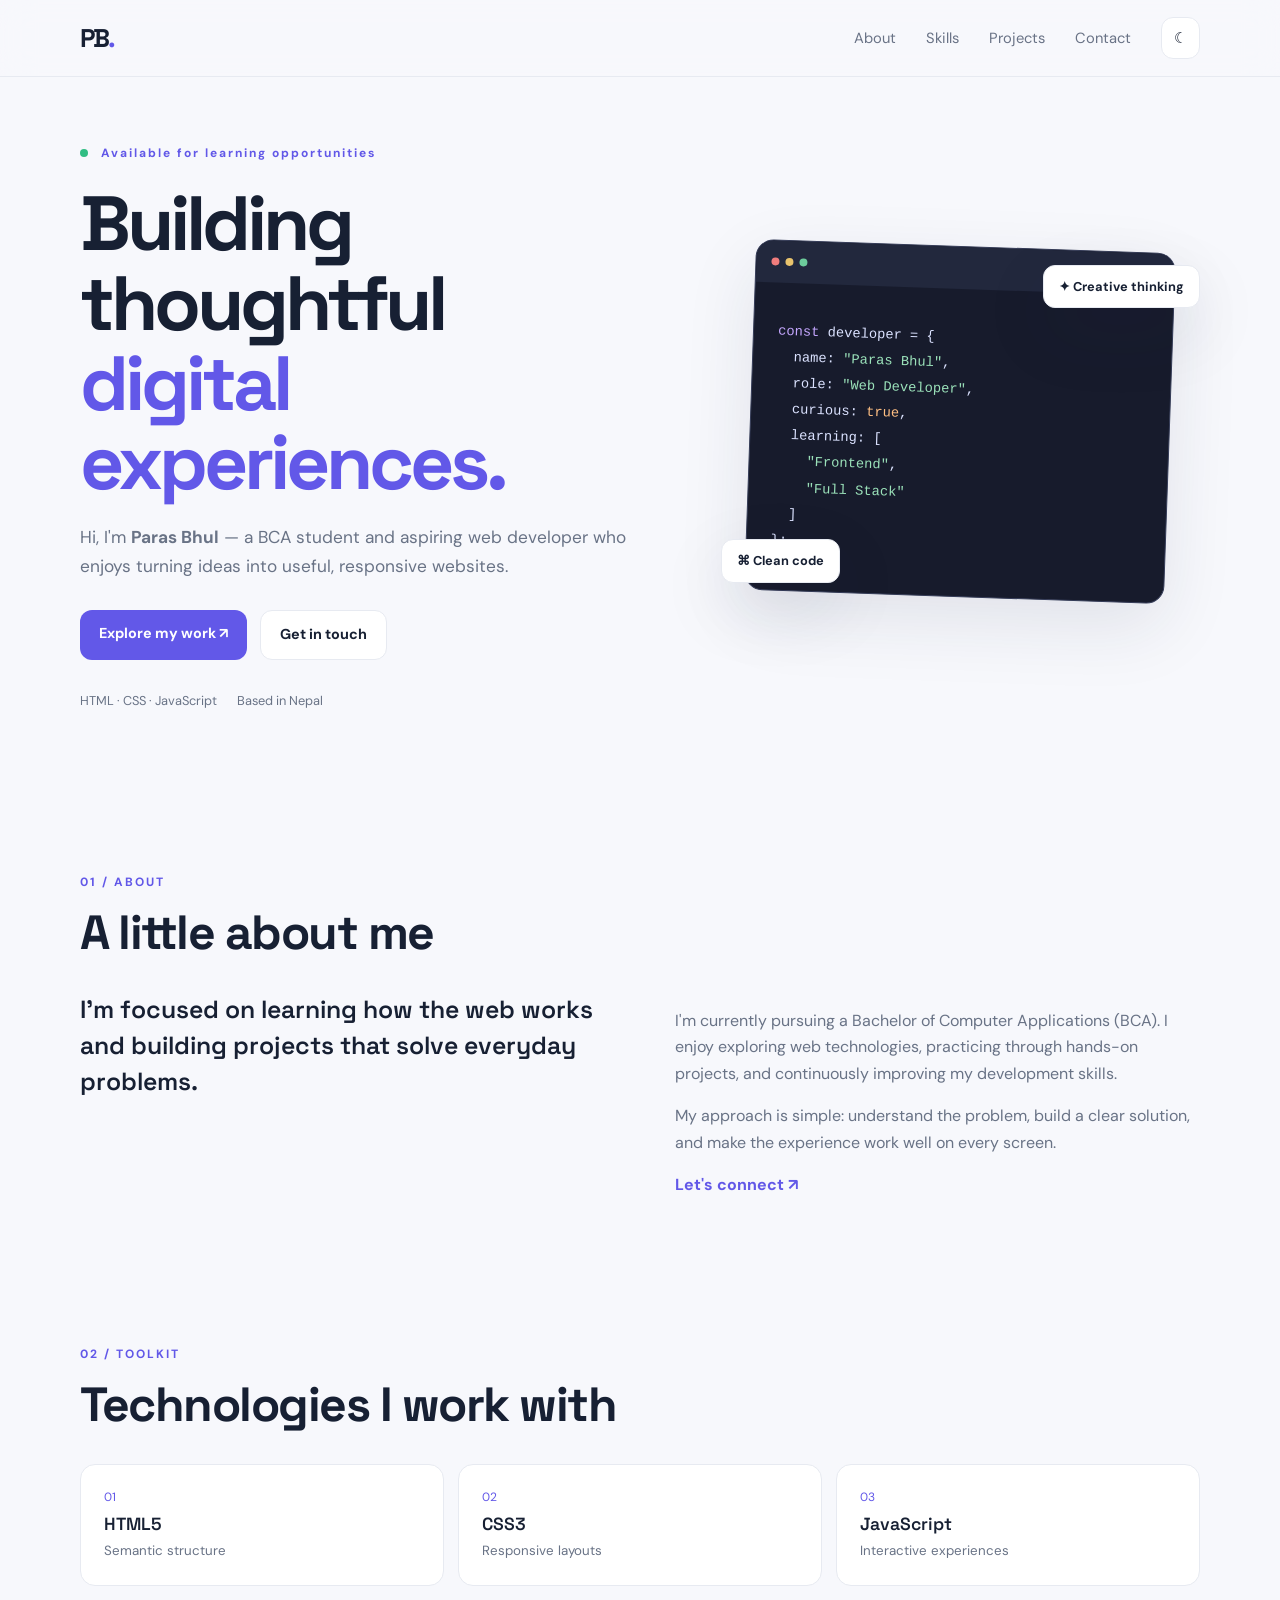
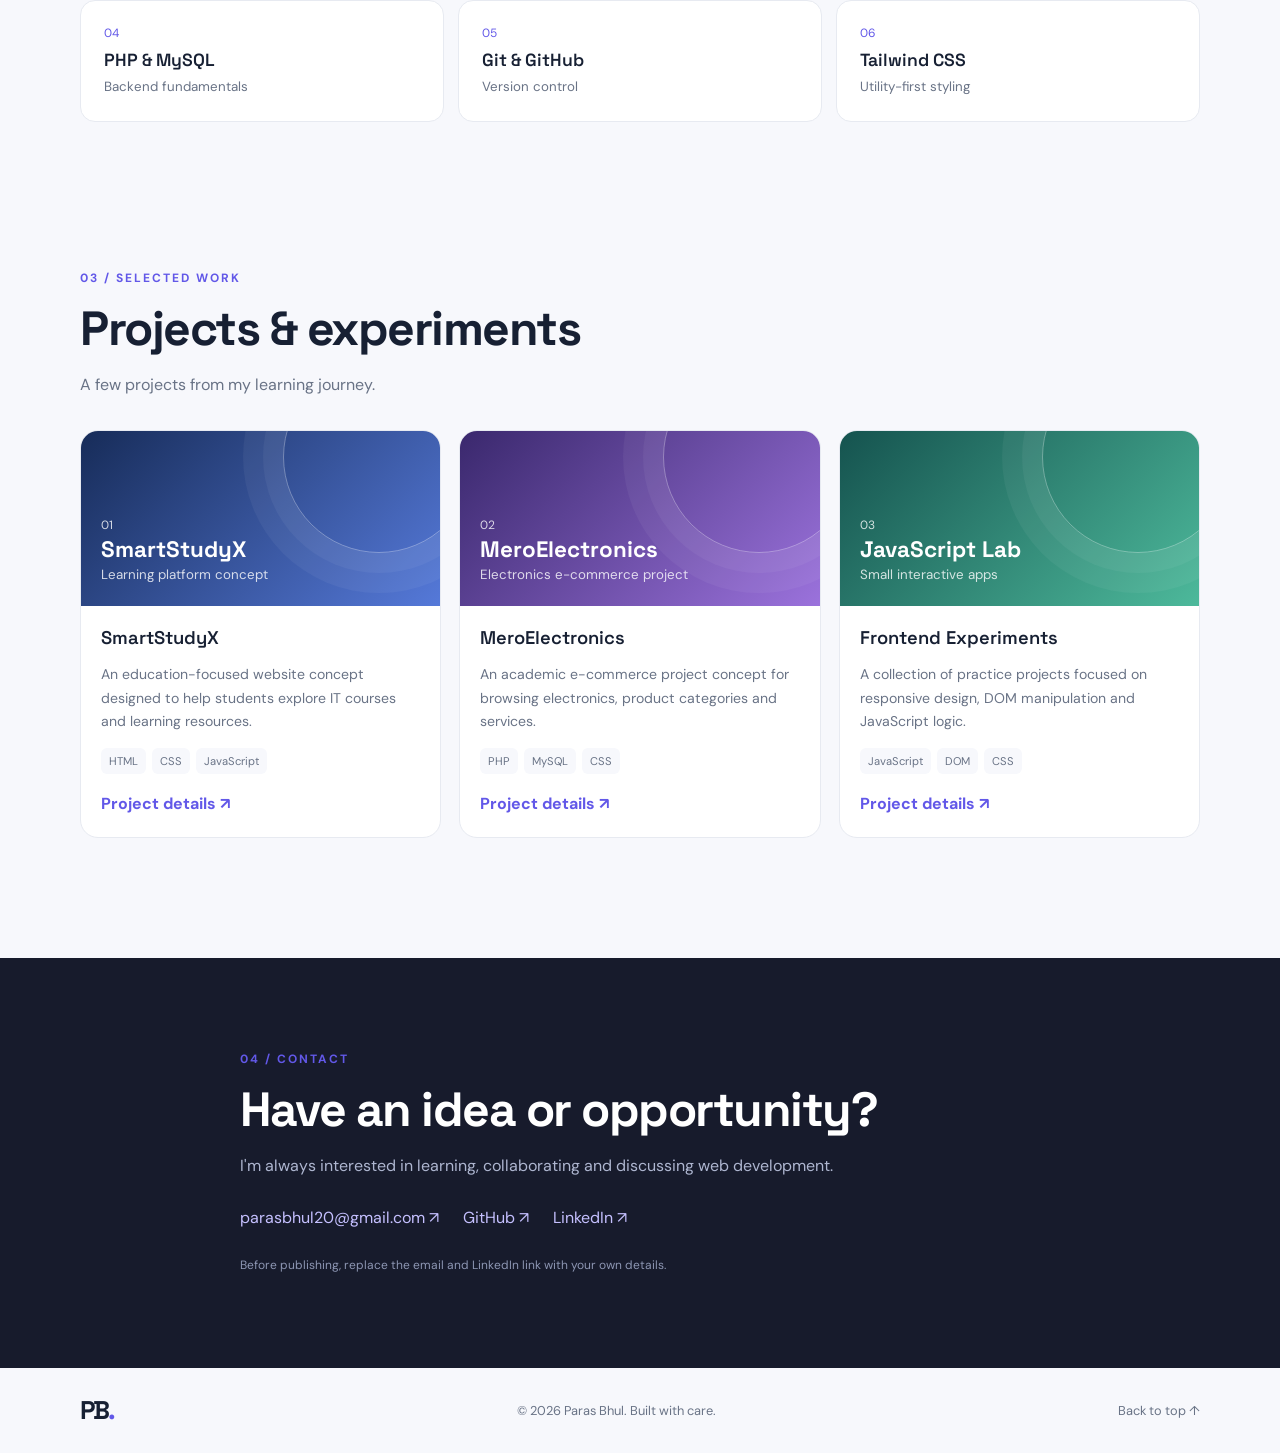
<file: Task-1-Developer-Portfolio/index.html>
<!doctype html>
<html lang="en">
  <head>
    <meta charset="UTF-8" />
    <meta name="viewport" content="width=device-width, initial-scale=1.0" />
    <meta
      name="description"
      content="Paras Bhul — BCA student and web developer portfolio."
    />
    <title>Paras Bhul | Developer Portfolio</title>
    <link rel="preconnect" href="https://fonts.googleapis.com" />
    <link
      href="https://fonts.googleapis.com/css2?family=DM+Sans:wght@400;500;600;700&family=Space+Grotesk:wght@500;600;700&display=swap"
      rel="stylesheet"
    />
    <link rel="stylesheet" href="style.css" />
    <script src="script.js" defer></script>
  </head>
  <body>
    <header class="site-header">
      <nav class="nav container" aria-label="Main navigation">
        <a class="logo" href="#home">PB<span>.</span></a>
        <button
          class="menu-toggle"
          id="menuToggle"
          aria-label="Open navigation"
          aria-expanded="false"
        >
          ☰
        </button>
        <div class="nav-links" id="navLinks">
          <a href="#about">About</a><a href="#skills">Skills</a
          ><a href="#projects">Projects</a><a href="#contact">Contact</a>
          <button
            class="theme-toggle"
            id="themeToggle"
            aria-label="Toggle color theme"
          >
            ☾
          </button>
        </div>
      </nav>
    </header>

    <main>
      <section class="hero container" id="home">
        <div class="hero-copy">
          <p class="eyebrow">
            <span class="status-dot"></span> Available for learning
            opportunities
          </p>
          <h1>Building thoughtful<br /><span>digital experiences.</span></h1>
          <p class="intro">
            Hi, I'm <strong>Paras Bhul</strong> — a BCA student and aspiring web
            developer who enjoys turning ideas into useful, responsive websites.
          </p>
          <div class="hero-actions">
            <a class="button primary" href="#projects">Explore my work ↗</a
            ><a class="button secondary" href="#contact">Get in touch</a>
          </div>
          <div class="quick-facts">
            <span>HTML · CSS · JavaScript</span><span>Based in Nepal</span>
          </div>
        </div>
        <div class="hero-art" aria-label="Decorative code illustration">
          <div class="orbit orbit-one"></div>
          <div class="orbit orbit-two"></div>
          <div class="code-card">
            <div class="code-top">
              <i></i><i></i><i></i><span>developer.js</span>
            </div>
            <pre><span class="purple">const</span> developer = {
  name: <span class="green">"Paras Bhul"</span>,
  role: <span class="green">"Web Developer"</span>,
  curious: <span class="orange">true</span>,
  learning: [
    <span class="green">"Frontend"</span>,
    <span class="green">"Full Stack"</span>
  ]
};</pre>
          </div>
          <div class="floating-chip chip-one">✦ Creative thinking</div>
          <div class="floating-chip chip-two">⌘ Clean code</div>
        </div>
      </section>

      <section class="section container" id="about">
        <div class="section-heading">
          <p class="eyebrow">01 / ABOUT</p>
          <h2>A little about me</h2>
        </div>
        <div class="about-grid">
          <p class="about-lead">
            I’m focused on learning how the web works and building projects that
            solve everyday problems.
          </p>
          <div class="about-detail">
            <p>
              I'm currently pursuing a Bachelor of Computer Applications (BCA).
              I enjoy exploring web technologies, practicing through hands-on
              projects, and continuously improving my development skills.
            </p>
            <p>
              My approach is simple: understand the problem, build a clear
              solution, and make the experience work well on every screen.
            </p>
            <a class="text-link" href="#contact">Let's connect ↗</a>
          </div>
        </div>
      </section>

      <section class="section container" id="skills">
        <div class="section-heading">
          <p class="eyebrow">02 / TOOLKIT</p>
          <h2>Technologies I work with</h2>
        </div>
        <div class="skills-grid">
          <div class="skill">
            <span>01</span><strong>HTML5</strong
            ><small>Semantic structure</small>
          </div>
          <div class="skill">
            <span>02</span><strong>CSS3</strong
            ><small>Responsive layouts</small>
          </div>
          <div class="skill">
            <span>03</span><strong>JavaScript</strong
            ><small>Interactive experiences</small>
          </div>
          <div class="skill">
            <span>04</span><strong>PHP & MySQL</strong
            ><small>Backend fundamentals</small>
          </div>
          <div class="skill">
            <span>05</span><strong>Git & GitHub</strong
            ><small>Version control</small>
          </div>
          <div class="skill">
            <span>06</span><strong>Tailwind CSS</strong
            ><small>Utility-first styling</small>
          </div>
        </div>
      </section>

      <section class="section container" id="projects">
        <div class="section-heading">
          <p class="eyebrow">03 / SELECTED WORK</p>
          <h2>Projects & experiments</h2>
          <p class="muted">A few projects from my learning journey.</p>
        </div>
        <div class="projects-grid">
          <article class="project-card">
            <div class="project-visual visual-blue">
              <span>01</span><b>SmartStudyX</b
              ><small>Learning platform concept</small>
            </div>
            <div class="project-info">
              <h3>SmartStudyX</h3>
              <p>
                An education-focused website concept designed to help students
                explore IT courses and learning resources.
              </p>
              <div class="tags">
                <span>HTML</span><span>CSS</span><span>JavaScript</span>
              </div>
              <button class="project-more" data-project="SmartStudyX">
                Project details ↗
              </button>
            </div>
          </article>
          <article class="project-card">
            <div class="project-visual visual-violet">
              <span>02</span><b>MeroElectronics</b
              ><small>Electronics e-commerce project</small>
            </div>
            <div class="project-info">
              <h3>MeroElectronics</h3>
              <p>
                An academic e-commerce project concept for browsing electronics,
                product categories and services.
              </p>
              <div class="tags">
                <span>PHP</span><span>MySQL</span><span>CSS</span>
              </div>
              <button class="project-more" data-project="MeroElectronics">
                Project details ↗
              </button>
            </div>
          </article>
          <article class="project-card">
            <div class="project-visual visual-green">
              <span>03</span><b>JavaScript Lab</b
              ><small>Small interactive apps</small>
            </div>
            <div class="project-info">
              <h3>Frontend Experiments</h3>
              <p>
                A collection of practice projects focused on responsive design,
                DOM manipulation and JavaScript logic.
              </p>
              <div class="tags">
                <span>JavaScript</span><span>DOM</span><span>CSS</span>
              </div>
              <button class="project-more" data-project="Frontend Experiments">
                Project details ↗
              </button>
            </div>
          </article>
        </div>
      </section>

      <section class="contact-section" id="contact">
        <div class="container contact-inner">
          <p class="eyebrow">04 / CONTACT</p>
          <h2>Have an idea or opportunity?</h2>
          <p>
            I'm always interested in learning, collaborating and discussing web
            development.
          </p>
          <div class="contact-links">
            <a href="mailto:parasbhul20@gmail.com">parasbhul20@gmail.com ↗</a
            ><a
              href="https://github.com/parasbhul2007"
              target="_blank"
              rel="noreferrer"
              >GitHub ↗</a
            ><a
              href="https://www.linkedin.com/in/paras-bhul-518a35418/?lipi=urn%3Ali%3Apage%3Ad_flagship3_feed%3BjSfYYJ8YTyiYd6SpLDx4Xw%3D%3D"
              target="_blank"
              rel="noreferrer"
              >LinkedIn ↗</a
            >
          </div>
          <p class="edit-note">
            Before publishing, replace the email and LinkedIn link with your own
            details.
          </p>
        </div>
      </section>
    </main>
    <footer class="footer container">
      <a class="logo" href="#home">PB<span>.</span></a
      ><span>© <span id="year"></span> Paras Bhul. Built with care.</span
      ><a href="#home">Back to top ↑</a>
    </footer>

    <dialog id="projectDialog">
      <button class="dialog-close" id="dialogClose" aria-label="Close">
        ×
      </button>
      <p class="eyebrow">PROJECT OVERVIEW</p>
      <h2 id="dialogTitle"></h2>
      <p id="dialogText"></p>
    </dialog>
  </body>
</html>
</file>
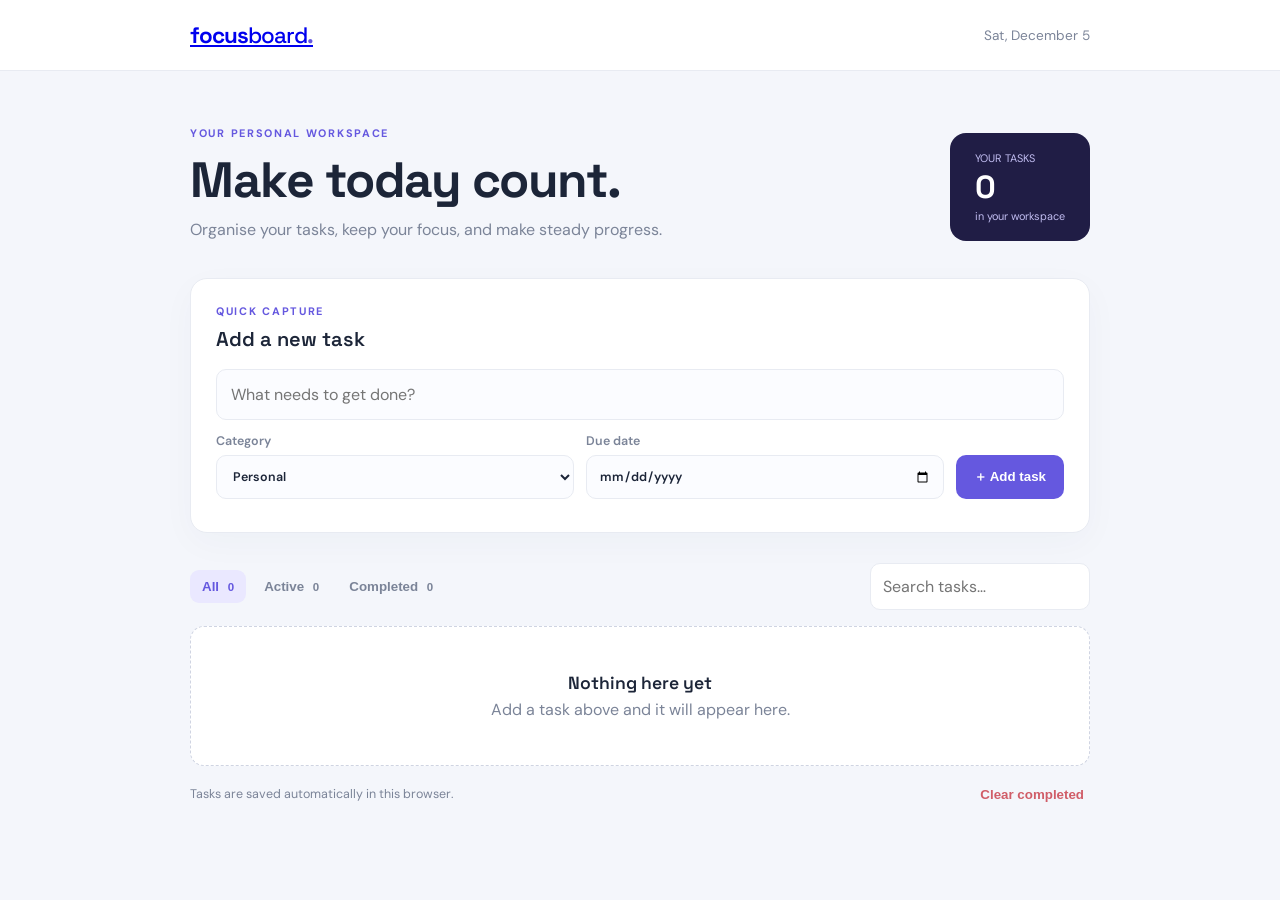
<file: Task-2-Task-Manager/index.html>
<!doctype html>
<html lang="en">
  <head>
    <meta charset="UTF-8" />
    <meta name="viewport" content="width=device-width, initial-scale=1.0" />
    <meta
      name="description"
      content="A task manager with local browser persistence."
    />
    <title>FocusBoard | Task Manager</title>
    <link rel="stylesheet" href="style.css" />
    <script src="script.js" defer></script>
  </head>
  <body>
    <header class="topbar">
      <div class="wrap nav">
        <a class="brand" href="#">focus<span>board</span><b>.</b></a
        ><span class="today" id="todayLabel"></span>
      </div>
    </header>
    <main class="wrap app">
      <section class="welcome">
        <div>
          <p class="eyebrow">YOUR PERSONAL WORKSPACE</p>
          <h1>Make today count.</h1>
          <p class="muted">
            Organise your tasks, keep your focus, and make steady progress.
          </p>
        </div>
        <div class="date-card">
          <span>YOUR TASKS</span><strong id="totalCount">0</strong
          ><small>in your workspace</small>
        </div>
      </section>
      <section class="composer panel">
        <div class="panel-title">
          <div>
            <p class="eyebrow">QUICK CAPTURE</p>
            <h2>Add a new task</h2>
          </div>
        </div>
        <form id="taskForm">
          <label class="sr-only" for="taskTitle">Task title</label
          ><input
            id="taskTitle"
            maxlength="100"
            placeholder="What needs to get done?"
            required
          />
          <div class="form-row">
            <label
              >Category<select id="taskCategory">
                <option>Personal</option>
                <option>Work</option>
                <option>Study</option>
              </select></label
            ><label>Due date<input id="taskDue" type="date" /></label
            ><button class="add-button" type="submit">＋ Add task</button>
          </div>
        </form>
        <p class="form-message" id="formMessage" role="status"></p>
      </section>
      <section class="toolbar">
        <div class="filters" role="group" aria-label="Filter tasks">
          <button class="filter active" data-filter="All">
            All <span id="allCount">0</span></button
          ><button class="filter" data-filter="Active">
            Active <span id="activeCount">0</span></button
          ><button class="filter" data-filter="Completed">
            Completed <span id="completedCount">0</span>
          </button>
        </div>
        <input
          class="search"
          id="searchInput"
          type="search"
          placeholder="Search tasks…"
          aria-label="Search tasks"
        />
      </section>
      <section class="task-list" id="taskList" aria-live="polite"></section>
      <footer class="app-footer">
        <span>Tasks are saved automatically in this browser.</span
        ><button id="clearCompleted" class="clear-button">
          Clear completed
        </button>
      </footer>
    </main>
    <dialog id="editDialog">
      <form method="dialog" id="editForm">
        <p class="eyebrow">UPDATE TASK</p>
        <h2>Edit task</h2>
        <label
          >Task title<input id="editTitle" required maxlength="100"
        /></label>
        <div class="form-row">
          <label
            >Category<select id="editCategory">
              <option>Personal</option>
              <option>Work</option>
              <option>Study</option>
            </select></label
          ><label>Due date<input id="editDue" type="date" /></label>
        </div>
        <div class="dialog-actions">
          <button class="cancel-button" value="cancel">Cancel</button
          ><button class="add-button" id="saveEdit" value="save">
            Save changes
          </button>
        </div>
      </form>
    </dialog>
  </body>
</html>
</file>
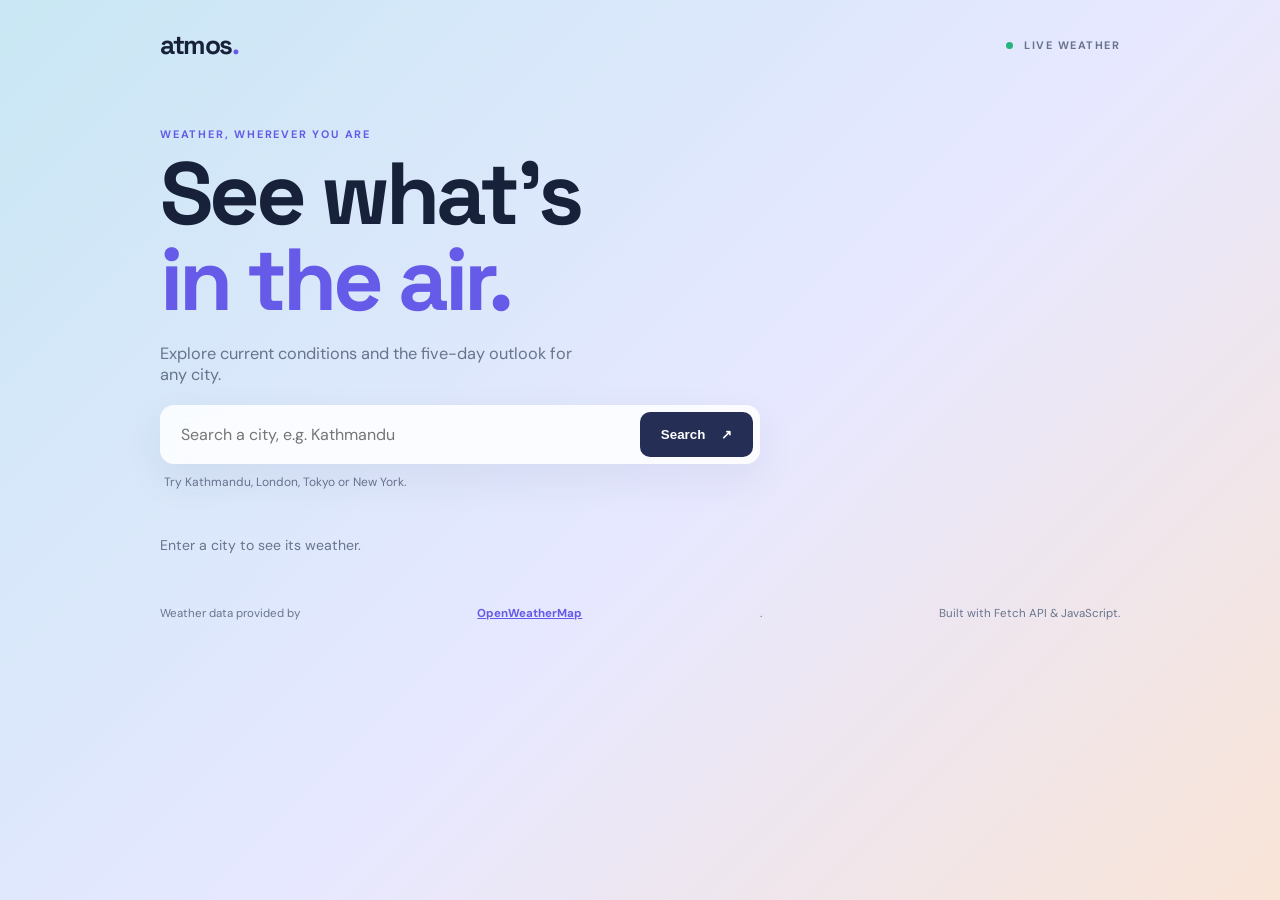
<file: Task-3-Weather-Forecast/index.html>
<!doctype html>
<html lang="en">
  <head>
    <meta charset="UTF-8" />
    <meta name="viewport" content="width=device-width, initial-scale=1.0" />
    <meta
      name="description"
      content="Live weather search and five-day forecast."
    />
    <title>Atmos | Weather Forecast</title>
    <link rel="stylesheet" href="style.css" />
    <script src="script.js" defer></script>
  </head>
  <body class="weather-clear">
    <main class="app-shell">
      <header class="header">
        <a class="brand" href="#">atmos<span>.</span></a
        ><span class="live-label"><i></i> LIVE WEATHER</span>
      </header>
      <section class="search-area">
        <p class="eyebrow">WEATHER, WHEREVER YOU ARE</p>
        <h1>See what's<br /><span>in the air.</span></h1>
        <p class="subtitle">
          Explore current conditions and the five-day outlook for any city.
        </p>
        <form id="searchForm" class="search-form">
          <label class="sr-only" for="cityInput">Search city</label
          ><input
            id="cityInput"
            placeholder="Search a city, e.g. Kathmandu"
            autocomplete="off"
            required
          /><button type="submit" aria-label="Search weather">
            Search <span>↗</span>
          </button>
        </form>
        <p class="hint">Try Kathmandu, London, Tokyo or New York.</p>
      </section>
      <div id="status" class="status" role="status" aria-live="polite">
        Enter a city to see its weather.
      </div>
      <section id="weatherContent" class="weather-content hidden">
        <div class="current-card">
          <div class="current-top">
            <div>
              <p class="eyebrow">CURRENT WEATHER</p>
              <h2 id="cityName">Kathmandu</h2>
              <p id="currentDate" class="current-date"></p>
            </div>
            <div class="weather-icon" id="currentIcon">☀️</div>
          </div>
          <div class="temperature-row">
            <strong id="temperature">--°</strong>
            <div>
              <b id="condition">Clear sky</b
              ><span>Feels like <span id="feelsLike">--°</span></span>
            </div>
          </div>
          <div class="metrics">
            <div><span>Humidity</span><b id="humidity">--%</b></div>
            <div><span>Wind speed</span><b id="wind">-- m/s</b></div>
            <div><span>Pressure</span><b id="pressure">-- hPa</b></div>
          </div>
        </div>
        <div class="forecast-heading">
          <div>
            <p class="eyebrow">PLAN AHEAD</p>
            <h2>5-day forecast</h2>
          </div>
          <span id="forecastLocation"></span>
        </div>
        <div id="forecast" class="forecast-grid"></div>
      </section>
      <footer>
        Weather data provided by
        <a href="https://openweathermap.org/" target="_blank" rel="noreferrer"
          >OpenWeatherMap</a
        >. <span>Built with Fetch API & JavaScript.</span>
      </footer>
    </main>
    <div id="loader" class="loader hidden">
      <div class="spinner"></div>
      <span>Gathering weather data…</span>
    </div>
  </body>
</html>
</file>
<file: Task-1-Developer-Portfolio/style.css>
@import url("https://fonts.googleapis.com/css2?family=DM+Sans:wght@400;500;600;700&family=Space+Grotesk:wght@500;600;700&display=swap");
:root {
  --bg: #f7f8fc;
  --surface: #fff;
  --text: #172033;
  --muted: #697386;
  --line: #e7eaf1;
  --accent: #6258e8;
  --accent2: #a7a1ff;
  --shadow: 0 24px 70px rgba(30, 38, 70, 0.1);
}
* {
  box-sizing: border-box;
}
html {
  scroll-behavior: smooth;
  scroll-padding-top: 90px;
}
body {
  margin: 0;
  background: var(--bg);
  color: var(--text);
  font-family: "DM Sans", sans-serif;
  line-height: 1.65;
}
body.dark {
  --bg: #101321;
  --surface: #191e30;
  --text: #f1f3ff;
  --muted: #a4abc0;
  --line: #2b3248;
  --shadow: 0 24px 70px rgba(0, 0, 0, 0.3);
}
a {
  color: inherit;
  text-decoration: none;
}
button {
  font: inherit;
  cursor: pointer;
}
.container {
  width: min(1120px, calc(100% - 40px));
  margin: auto;
}
.site-header {
  position: sticky;
  top: 0;
  z-index: 10;
  background: color-mix(in srgb, var(--bg) 88%, transparent);
  backdrop-filter: blur(16px);
  border-bottom: 1px solid var(--line);
}
.nav {
  height: 76px;
  display: flex;
  align-items: center;
  justify-content: space-between;
}
.logo {
  font: 700 1.6rem "Space Grotesk";
  letter-spacing: -2px;
}
.logo span {
  color: var(--accent);
}
.nav-links {
  display: flex;
  align-items: center;
  gap: 30px;
  font-size: 0.92rem;
  color: var(--muted);
}
.nav-links a:hover,
.text-link:hover {
  color: var(--accent);
}
.theme-toggle,
.menu-toggle {
  border: 1px solid var(--line);
  background: var(--surface);
  color: var(--text);
  border-radius: 12px;
  padding: 8px 12px;
}
.menu-toggle {
  display: none;
}
.hero {
  min-height: 640px;
  display: grid;
  grid-template-columns: 1.1fr 0.9fr;
  align-items: center;
  gap: 55px;
  padding-top: 55px;
  padding-bottom: 80px;
}
.eyebrow {
  font-size: 0.75rem;
  letter-spacing: 2px;
  font-weight: 700;
  color: var(--accent);
}
.status-dot {
  display: inline-block;
  width: 8px;
  height: 8px;
  background: #31bd83;
  border-radius: 50%;
  margin-right: 8px;
}
.hero h1 {
  font: 700 clamp(2.8rem, 6vw, 5.1rem)/1.04 "Space Grotesk";
  letter-spacing: -4px;
  margin: 20px 0;
}
.hero h1 span {
  color: var(--accent);
}
.intro {
  font-size: 1.08rem;
  color: var(--muted);
  max-width: 550px;
}
.hero-actions {
  display: flex;
  gap: 13px;
  margin: 30px 0;
}
.button {
  padding: 12px 19px;
  border-radius: 12px;
  font-weight: 700;
  font-size: 0.9rem;
}
.primary {
  background: var(--accent);
  color: white;
}
.secondary {
  border: 1px solid var(--line);
  background: var(--surface);
}
.quick-facts {
  display: flex;
  gap: 20px;
  flex-wrap: wrap;
  color: var(--muted);
  font-size: 0.8rem;
}
.hero-art {
  height: 390px;
  position: relative;
  display: grid;
  place-items: center;
}
.orbit {
  position: absolute;
  border: 1px solid var(--accent2);
  border-radius: 50%;
  opacity: 0.35;
}
.orbit-one {
  width: 350px;
  height: 350px;
}
.orbit-two {
  width: 420px;
  height: 260px;
  transform: rotate(-30deg);
}
.code-card {
  position: relative;
  width: min(420px, 100%);
  background: #171b2c;
  color: #dbe2ff;
  border: 1px solid #353c58;
  border-radius: 18px;
  box-shadow: var(--shadow);
  overflow: hidden;
  transform: rotate(2deg);
}
.code-top {
  height: 42px;
  background: #22283d;
  display: flex;
  align-items: center;
  gap: 6px;
  padding: 0 15px;
}
.code-top i {
  width: 8px;
  height: 8px;
  border-radius: 50%;
  background: #f17d7d;
}
.code-top i:nth-child(2) {
  background: #e8c36c;
}
.code-top i:nth-child(3) {
  background: #6dcc9c;
}
.code-top span {
  margin-left: auto;
  color: #9ca7c9;
  font-size: 0.7rem;
}
.code-card pre {
  padding: 22px 24px;
  font: 0.86rem/1.9 monospace;
  white-space: pre-wrap;
}
.purple {
  color: #c5a7ff;
}
.green {
  color: #9be2ba;
}
.orange {
  color: #ffbf83;
}
.floating-chip {
  position: absolute;
  background: var(--surface);
  border: 1px solid var(--line);
  box-shadow: var(--shadow);
  padding: 10px 15px;
  border-radius: 12px;
  font-size: 0.8rem;
  font-weight: 700;
}
.chip-one {
  top: 38px;
  right: 0;
}
.chip-two {
  bottom: 34px;
  left: 0;
}
.section {
  padding-top: 70px;
  padding-bottom: 65px;
}
.section-heading {
  margin-bottom: 32px;
}
.section-heading h2,
.contact-inner h2 {
  font: 700 clamp(2rem, 4vw, 3rem)/1.15 "Space Grotesk";
  letter-spacing: -1.5px;
  margin: 8px 0;
}
.muted {
  color: var(--muted);
}
.about-grid {
  display: grid;
  grid-template-columns: 1fr 1fr;
  gap: 70px;
}
.about-lead {
  font: 600 1.55rem/1.45 "Space Grotesk";
  margin: 0;
}
.about-detail {
  color: var(--muted);
}
.text-link {
  color: var(--accent);
  font-weight: 700;
}
.skills-grid {
  display: grid;
  grid-template-columns: repeat(3, 1fr);
  gap: 14px;
}
.skill {
  padding: 23px;
  background: var(--surface);
  border: 1px solid var(--line);
  border-radius: 15px;
  display: grid;
  gap: 5px;
}
.skill span {
  color: var(--accent);
  font-size: 0.75rem;
}
.skill strong {
  font: 600 1.1rem "Space Grotesk";
}
.skill small {
  color: var(--muted);
}
.projects-grid {
  display: grid;
  grid-template-columns: repeat(3, 1fr);
  gap: 18px;
}
.project-card {
  background: var(--surface);
  border: 1px solid var(--line);
  border-radius: 18px;
  overflow: hidden;
}
.project-visual {
  height: 175px;
  padding: 20px;
  display: flex;
  flex-direction: column;
  justify-content: flex-end;
  color: #fff;
  position: relative;
  overflow: hidden;
}
.project-visual:after {
  content: "";
  position: absolute;
  width: 190px;
  height: 190px;
  border: 1px solid #ffffff55;
  border-radius: 50%;
  right: -35px;
  top: -70px;
  box-shadow:
    0 0 0 20px #ffffff0c,
    0 0 0 40px #ffffff0c;
}
.visual-blue {
  background: linear-gradient(135deg, #172c59, #5579d9);
}
.visual-violet {
  background: linear-gradient(135deg, #3a286d, #9b72dc);
}
.visual-green {
  background: linear-gradient(135deg, #15534f, #4db99b);
}
.project-visual span,
.project-visual b,
.project-visual small {
  position: relative;
  z-index: 1;
}
.project-visual span {
  font-size: 0.75rem;
  opacity: 0.8;
}
.project-visual b {
  font: 700 1.4rem "Space Grotesk";
}
.project-visual small {
  opacity: 0.8;
}
.project-info {
  padding: 20px;
}
.project-info h3 {
  font: 600 1.15rem "Space Grotesk";
  margin: 0;
}
.project-info p {
  font-size: 0.88rem;
  color: var(--muted);
  min-height: 70px;
}
.tags {
  display: flex;
  gap: 6px;
  flex-wrap: wrap;
}
.tags span {
  font-size: 0.7rem;
  padding: 4px 8px;
  border-radius: 6px;
  background: var(--bg);
  color: var(--muted);
}
.project-more {
  margin-top: 17px;
  border: 0;
  background: none;
  padding: 0;
  color: var(--accent);
  font-weight: 700;
}
.contact-section {
  margin-top: 55px;
  padding: 80px 0;
  background: #171b2c;
  color: #fff;
}
.contact-inner {
  max-width: 800px;
}
.contact-inner > p:not(.eyebrow) {
  color: #aeb6d0;
}
.contact-links {
  display: flex;
  gap: 24px;
  flex-wrap: wrap;
  margin-top: 25px;
}
.contact-links a {
  color: #c5c0ff;
}
.edit-note {
  font-size: 0.75rem !important;
  color: #8d96b3 !important;
  margin-top: 25px;
}
.footer {
  min-height: 85px;
  display: flex;
  align-items: center;
  justify-content: space-between;
  color: var(--muted);
  font-size: 0.8rem;
}
.footer .logo {
  color: var(--text);
}
dialog {
  width: min(480px, calc(100% - 30px));
  border: 1px solid var(--line);
  border-radius: 18px;
  padding: 30px;
  background: var(--surface);
  color: var(--text);
  box-shadow: var(--shadow);
}
dialog::backdrop {
  background: #090d1caa;
  backdrop-filter: blur(4px);
}
dialog h2 {
  font-family: "Space Grotesk";
}
.dialog-close {
  float: right;
  border: 0;
  background: var(--bg);
  color: var(--text);
  border-radius: 50%;
  width: 32px;
  height: 32px;
  font-size: 1.3rem;
}
@media (max-width: 800px) {
  .hero {
    grid-template-columns: 1fr;
    padding-top: 75px;
    gap: 15px;
  }
  .hero-art {
    height: 330px;
  }
  .about-grid {
    grid-template-columns: 1fr;
    gap: 20px;
  }
  .projects-grid {
    grid-template-columns: 1fr 1fr;
  }
  .skills-grid {
    grid-template-columns: 1fr 1fr;
  }
}
@media (max-width: 560px) {
  .nav {
    height: 66px;
  }
  .menu-toggle {
    display: block;
  }
  .nav-links {
    display: none;
    position: absolute;
    top: 66px;
    left: 0;
    right: 0;
    padding: 20px;
    background: var(--surface);
    border-bottom: 1px solid var(--line);
    flex-direction: column;
    gap: 18px;
  }
  .nav-links.open {
    display: flex;
  }
  .hero h1 {
    letter-spacing: -2px;
  }
  .hero-art {
    height: 280px;
  }
  .orbit-one {
    width: 270px;
    height: 270px;
  }
  .orbit-two {
    width: 320px;
    height: 210px;
  }
  .code-card pre {
    font-size: 0.7rem;
    padding: 16px;
  }
  .chip-one {
    right: -4px;
    top: 10px;
  }
  .chip-two {
    bottom: 0;
    left: -4px;
  }
  .projects-grid,
  .skills-grid {
    grid-template-columns: 1fr;
  }
  .project-info p {
    min-height: 0;
  }
  .footer {
    padding: 20px 0;
    gap: 12px;
    flex-wrap: wrap;
  }
  .contact-section {
    padding: 60px 0;
  }
}
</file>
<file: Task-2-Task-Manager/style.css>
@import url("https://fonts.googleapis.com/css2?family=DM+Sans:wght@400;500;600;700&family=Space+Grotesk:wght@500;600;700&display=swap");
:root {
  --bg: #f4f6fb;
  --surface: #fff;
  --text: #1c2538;
  --muted: #7b8498;
  --line: #e8ebf2;
  --accent: #6558df;
  --green: #24a879;
}
* {
  box-sizing: border-box;
}
body {
  margin: 0;
  background: var(--bg);
  color: var(--text);
  font-family: "DM Sans", sans-serif;
}
.wrap {
  width: min(900px, calc(100% - 36px));
  margin: auto;
}
.topbar {
  background: var(--surface);
  border-bottom: 1px solid var(--line);
}
.nav {
  height: 70px;
  display: flex;
  align-items: center;
  justify-content: space-between;
}
.brand {
  font: 700 1.4rem "Space Grotesk";
  letter-spacing: -1px;
}
.brand span {
  font-weight: 500;
}
.brand b {
  color: var(--accent);
}
.today {
  color: var(--muted);
  font-size: 0.85rem;
}
.app {
  padding-top: 55px;
  padding-bottom: 55px;
}
.welcome {
  display: flex;
  justify-content: space-between;
  align-items: center;
  gap: 25px;
  margin-bottom: 30px;
}
.eyebrow {
  font-size: 0.68rem;
  letter-spacing: 1.7px;
  color: var(--accent);
  font-weight: 700;
  margin: 0 0 8px;
}
.welcome h1 {
  font: 700 clamp(2rem, 5vw, 3.1rem) "Space Grotesk";
  letter-spacing: -1.5px;
  margin: 0;
}
.muted {
  color: var(--muted);
  margin: 8px 0;
}
.date-card {
  background: #201d45;
  color: #fff;
  border-radius: 16px;
  padding: 18px 25px;
  min-width: 130px;
  display: grid;
  gap: 2px;
}
.date-card span,
.date-card small {
  font-size: 0.68rem;
  color: #c1bdf1;
}
.date-card strong {
  font: 700 2rem "Space Grotesk";
}
.panel {
  background: var(--surface);
  border: 1px solid var(--line);
  border-radius: 17px;
  padding: 25px;
  box-shadow: 0 10px 35px #24345c08;
}
.panel-title h2 {
  font: 600 1.25rem "Space Grotesk";
  margin: 0 0 17px;
}
input,
select {
  font: inherit;
  color: var(--text);
  background: #fbfcff;
  border: 1px solid var(--line);
  border-radius: 10px;
  padding: 12px;
  width: 100%;
  outline: none;
}
input:focus,
select:focus {
  border-color: var(--accent);
  box-shadow: 0 0 0 3px #6558df18;
}
#taskTitle {
  font-size: 1rem;
  padding: 14px;
}
.form-row {
  display: flex;
  align-items: end;
  gap: 12px;
  margin-top: 13px;
}
.form-row label,
#editForm label {
  display: grid;
  gap: 6px;
  flex: 1;
  color: var(--muted);
  font-size: 0.78rem;
  font-weight: 600;
}
.add-button {
  background: var(--accent);
  color: white;
  border: 0;
  border-radius: 10px;
  padding: 13px 18px;
  font-weight: 700;
  white-space: nowrap;
}
.form-message {
  font-size: 0.8rem;
  color: var(--green);
  min-height: 0;
  margin: 8px 0 0;
}
.toolbar {
  display: flex;
  justify-content: space-between;
  align-items: center;
  gap: 15px;
  margin: 30px 0 16px;
}
.filters {
  display: flex;
  gap: 6px;
  flex-wrap: wrap;
}
.filter {
  border: 0;
  background: transparent;
  padding: 9px 12px;
  border-radius: 9px;
  color: var(--muted);
  font-weight: 600;
}
.filter span {
  font-size: 0.72rem;
  margin-left: 5px;
}
.filter.active {
  background: #eae8ff;
  color: var(--accent);
}
.search {
  max-width: 220px;
  background: var(--surface);
}
.task-list {
  display: grid;
  gap: 10px;
}
.task-item {
  background: var(--surface);
  border: 1px solid var(--line);
  border-radius: 13px;
  padding: 16px;
  display: flex;
  align-items: center;
  gap: 13px;
}
.task-check {
  width: 20px;
  height: 20px;
  accent-color: var(--green);
  flex: none;
}
.task-main {
  flex: 1;
  min-width: 0;
}
.task-title {
  font-weight: 700;
  overflow-wrap: anywhere;
}
.task-item.done .task-title {
  text-decoration: line-through;
  color: #9ba2b1;
}
.task-meta {
  display: flex;
  gap: 8px;
  flex-wrap: wrap;
  margin-top: 6px;
  font-size: 0.72rem;
  color: var(--muted);
}
.category {
  border-radius: 6px;
  padding: 3px 7px;
  background: #eef0ff;
  color: #5e56bf;
}
.category.Work {
  background: #fff2df;
  color: #a36b17;
}
.category.Study {
  background: #e5f7f0;
  color: #218660;
}
.task-actions {
  display: flex;
  gap: 6px;
}
.icon-button {
  border: 1px solid var(--line);
  background: var(--surface);
  color: var(--muted);
  border-radius: 8px;
  padding: 7px 10px;
}
.icon-button:hover {
  color: var(--accent);
  border-color: var(--accent);
}
.empty {
  padding: 45px 20px;
  text-align: center;
  background: var(--surface);
  border: 1px dashed #cfd4e2;
  border-radius: 14px;
  color: var(--muted);
}
.empty strong {
  display: block;
  color: var(--text);
  font: 600 1.1rem "Space Grotesk";
  margin-bottom: 5px;
}
.app-footer {
  display: flex;
  justify-content: space-between;
  gap: 15px;
  margin-top: 20px;
  color: var(--muted);
  font-size: 0.78rem;
}
.clear-button {
  border: 0;
  background: none;
  color: #d05d68;
  font-weight: 700;
}
.sr-only {
  position: absolute;
  width: 1px;
  height: 1px;
  padding: 0;
  margin: -1px;
  overflow: hidden;
  clip: rect(0, 0, 0, 0);
  white-space: nowrap;
  border: 0;
}
dialog {
  border: 0;
  border-radius: 17px;
  padding: 26px;
  width: min(460px, calc(100% - 30px));
  box-shadow: 0 25px 80px #11182740;
  color: var(--text);
}
dialog::backdrop {
  background: #11182788;
}
#editForm h2 {
  font: 600 1.4rem "Space Grotesk";
  margin: 0 0 20px;
}
#editForm > label {
  margin-bottom: 12px;
}
.dialog-actions {
  display: flex;
  justify-content: flex-end;
  gap: 9px;
  margin-top: 20px;
}
.cancel-button {
  border: 1px solid var(--line);
  background: white;
  border-radius: 9px;
  padding: 11px 15px;
}
@media (max-width: 600px) {
  .app {
    padding-top: 35px;
  }
  .welcome {
    align-items: flex-start;
  }
  .date-card {
    padding: 13px;
    min-width: 100px;
  }
  .form-row {
    flex-direction: column;
    align-items: stretch;
  }
  .form-row label {
    width: 100%;
  }
  .add-button {
    width: 100%;
  }
  .toolbar {
    align-items: stretch;
    flex-direction: column;
  }
  .search {
    max-width: none;
  }
  .task-item {
    align-items: flex-start;
    flex-wrap: wrap;
  }
  .task-actions {
    margin-left: 33px;
  }
  .app-footer {
    flex-direction: column;
  }
}
</file>
<file: Task-3-Weather-Forecast/style.css>
@import url("https://fonts.googleapis.com/css2?family=DM+Sans:wght@400;500;600;700&family=Space+Grotesk:wght@500;600;700&display=swap");
:root {
  --ink: #17213a;
  --muted: #68748e;
  --accent: #655be8;
  --glass: #ffffffd9;
}
* {
  box-sizing: border-box;
}
body {
  margin: 0;
  min-height: 100vh;
  color: var(--ink);
  font-family: "DM Sans", sans-serif;
  background: linear-gradient(135deg, #c9e7f4, #e7e8ff 55%, #f9e4d7);
  background-attachment: fixed;
  transition: background 0.5s;
}
.weather-rain {
  background: linear-gradient(135deg, #344d6d, #667d9b 55%, #9eafc5);
  --ink: #fff;
  --muted: #e0e8f2;
  --glass: #1d3555d9;
}
.weather-clouds {
  background: linear-gradient(135deg, #9baec1, #c8d3df 55%, #e6e9ed);
}
.weather-night {
  background: linear-gradient(135deg, #101a38, #273c67 60%, #59698d);
  --ink: #fff;
  --muted: #c4cce0;
  --glass: #172344e8;
}
.app-shell {
  width: min(960px, calc(100% - 36px));
  margin: auto;
  padding: 28px 0 25px;
}
.header {
  display: flex;
  align-items: center;
  justify-content: space-between;
}
.brand {
  font: 700 1.65rem "Space Grotesk";
  letter-spacing: -1.5px;
  color: var(--ink);
  text-decoration: none;
}
.brand span {
  color: var(--accent);
}
.live-label {
  font-size: 0.68rem;
  letter-spacing: 1.5px;
  font-weight: 700;
  color: var(--muted);
}
.live-label i {
  display: inline-block;
  width: 7px;
  height: 7px;
  border-radius: 50%;
  background: #24b47e;
  margin-right: 7px;
}
.search-area {
  padding: 65px 0 28px;
  max-width: 600px;
}
.eyebrow {
  font-size: 0.68rem;
  letter-spacing: 1.8px;
  font-weight: 700;
  color: var(--accent);
  margin: 0 0 10px;
}
.search-area h1 {
  font: 700 clamp(3rem, 8vw, 5.5rem)/0.98 "Space Grotesk";
  letter-spacing: -4px;
  margin: 0;
}
.search-area h1 span {
  color: var(--accent);
}
.subtitle {
  color: var(--muted);
  font-size: 1.02rem;
  max-width: 430px;
  margin: 20px 0;
}
.search-form {
  display: flex;
  gap: 9px;
  background: var(--glass);
  padding: 7px;
  border-radius: 14px;
  box-shadow: 0 15px 40px #26385d12;
  backdrop-filter: blur(10px);
}
.search-form input {
  flex: 1;
  min-width: 0;
  border: 0;
  background: transparent;
  padding: 12px 14px;
  font: inherit;
  color: var(--ink);
  outline: none;
}
.search-form button {
  border: 0;
  border-radius: 10px;
  background: #252e55;
  color: white;
  padding: 0 21px;
  font-weight: 700;
}
.search-form button span {
  margin-left: 12px;
}
.hint {
  font-size: 0.75rem;
  color: var(--muted);
  margin: 10px 4px;
}
.status {
  font-size: 0.88rem;
  color: var(--muted);
  min-height: 25px;
  margin: 8px 0 18px;
}
.status.error {
  color: #c33f56;
}
.weather-content {
  animation: appear 0.45s ease;
}
.hidden {
  display: none !important;
}
.current-card {
  background: var(--glass);
  border: 1px solid #ffffff80;
  border-radius: 22px;
  padding: 28px;
  backdrop-filter: blur(14px);
  box-shadow: 0 18px 55px #24324a16;
}
.current-top {
  display: flex;
  justify-content: space-between;
  align-items: center;
}
.current-top h2 {
  font: 600 1.8rem "Space Grotesk";
  margin: 0;
}
.current-date {
  color: var(--muted);
  margin: 3px 0;
}
.weather-icon {
  font-size: 4rem;
  filter: drop-shadow(0 8px 10px #27334a20);
}
.temperature-row {
  display: flex;
  align-items: center;
  gap: 20px;
  margin: 20px 0 25px;
}
.temperature-row > strong {
  font: 600 clamp(4rem, 10vw, 6.3rem)/1 "Space Grotesk";
  letter-spacing: -5px;
}
.temperature-row div {
  display: grid;
  gap: 5px;
}
.temperature-row b {
  font-size: 1.1rem;
}
.temperature-row span {
  color: var(--muted);
  font-size: 0.85rem;
}
.metrics {
  display: grid;
  grid-template-columns: repeat(3, 1fr);
  border-top: 1px solid #8994aa45;
  padding-top: 20px;
  gap: 12px;
}
.metrics div {
  display: grid;
  gap: 4px;
}
.metrics span {
  font-size: 0.76rem;
  color: var(--muted);
}
.metrics b {
  font: 600 1.05rem "Space Grotesk";
}
.forecast-heading {
  display: flex;
  align-items: end;
  justify-content: space-between;
  margin: 35px 0 15px;
}
.forecast-heading h2 {
  font: 600 1.6rem "Space Grotesk";
  margin: 0;
}
.forecast-heading > span {
  font-size: 0.8rem;
  color: var(--muted);
}
.forecast-grid {
  display: grid;
  grid-template-columns: repeat(5, 1fr);
  gap: 10px;
}
.forecast-card {
  background: var(--glass);
  border: 1px solid #ffffff80;
  border-radius: 15px;
  padding: 17px 10px;
  text-align: center;
  backdrop-filter: blur(10px);
}
.forecast-card .day {
  font-size: 0.78rem;
  font-weight: 700;
}
.forecast-card .icon {
  font-size: 1.8rem;
  margin: 12px 0;
}
.forecast-card .desc {
  font-size: 0.68rem;
  color: var(--muted);
  min-height: 30px;
  text-transform: capitalize;
}
.forecast-card .temps {
  font: 600 0.95rem "Space Grotesk";
  margin-top: 8px;
}
.forecast-card .temps span {
  color: var(--muted);
  font-weight: 400;
  margin-left: 5px;
}
footer {
  display: flex;
  justify-content: space-between;
  gap: 12px;
  flex-wrap: wrap;
  color: var(--muted);
  font-size: 0.72rem;
  margin-top: 45px;
}
footer a {
  color: var(--accent);
  font-weight: 700;
}
.loader {
  position: fixed;
  inset: 0;
  background: #17213a55;
  display: flex;
  align-items: center;
  justify-content: center;
  gap: 12px;
  color: white;
  backdrop-filter: blur(4px);
  z-index: 5;
}
.spinner {
  width: 24px;
  height: 24px;
  border: 3px solid #ffffff66;
  border-top-color: white;
  border-radius: 50%;
  animation: spin 0.8s linear infinite;
}
.sr-only {
  position: absolute;
  width: 1px;
  height: 1px;
  padding: 0;
  margin: -1px;
  overflow: hidden;
  clip: rect(0, 0, 0, 0);
  white-space: nowrap;
  border: 0;
}
@keyframes spin {
  to {
    transform: rotate(360deg);
  }
}
@keyframes appear {
  from {
    opacity: 0;
    transform: translateY(10px);
  }
  to {
    opacity: 1;
    transform: translateY(0);
  }
}
@media (max-width: 650px) {
  .app-shell {
    padding-top: 20px;
  }
  .search-area {
    padding-top: 50px;
  }
  .search-area h1 {
    letter-spacing: -2px;
  }
  .current-card {
    padding: 20px;
  }
  .forecast-grid {
    grid-template-columns: repeat(2, 1fr);
  }
  .forecast-card:last-child {
    grid-column: span 2;
  }
  .metrics {
    gap: 8px;
  }
  .metrics b {
    font-size: 0.9rem;
  }
  .forecast-heading {
    align-items: start;
    gap: 10px;
    flex-direction: column;
  }
  .temperature-row {
    gap: 12px;
  }
  .temperature-row > strong {
    letter-spacing: -3px;
  }
}
</file>
